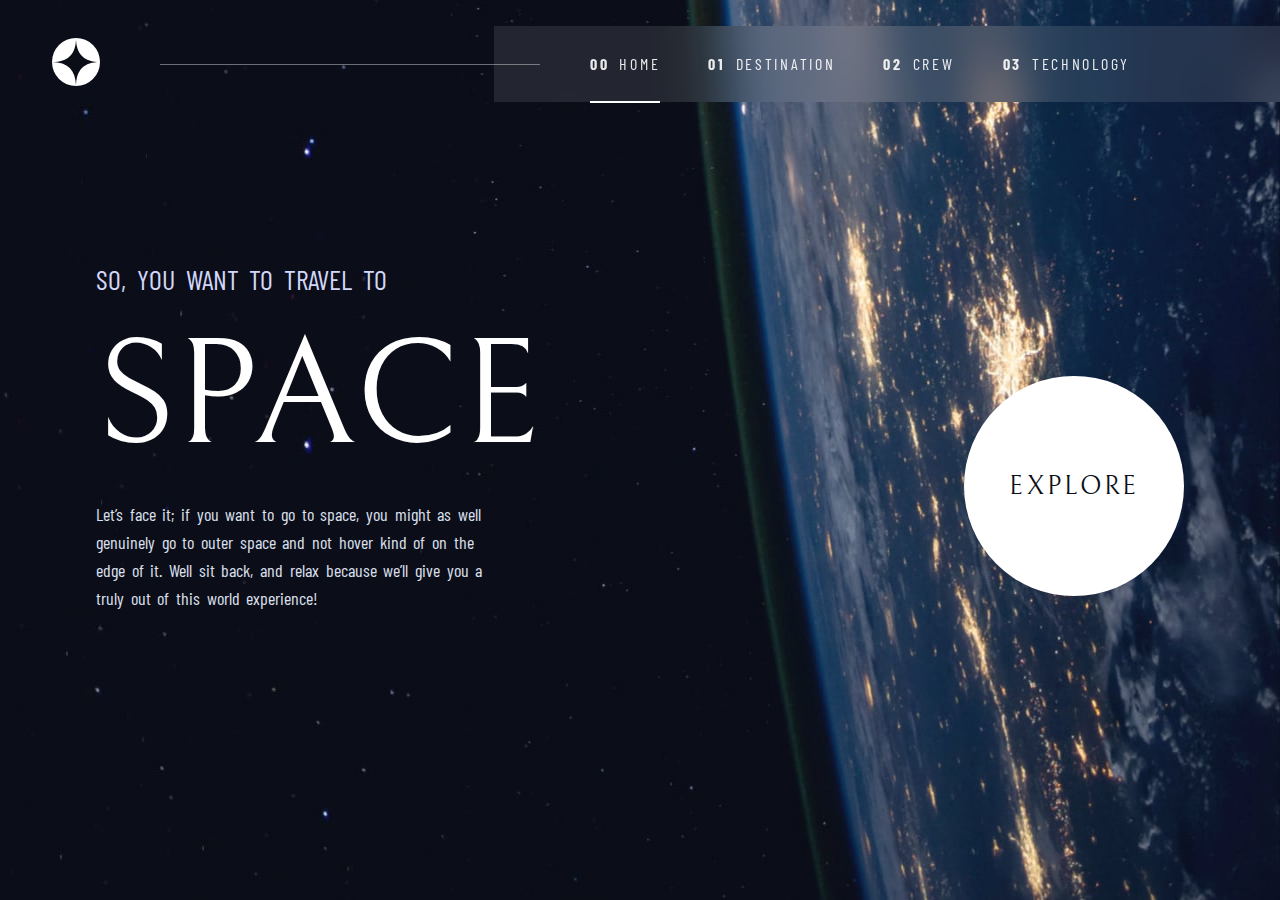
<file: index.html>
<!DOCTYPE html>
<html lang="en">
  <head>
    <meta charset="UTF-8" />
    <meta name="viewport" content="width=device-width, initial-scale=1.0" />
    <link rel="preconnect" href="https://fonts.googleapis.com" />
    <link rel="preconnect" href="https://fonts.gstatic.com" crossorigin />
    <link
      href="https://fonts.googleapis.com/css2?family=Barlow+Condensed:wght@400;700&family=Bellefair&display=swap"
      rel="stylesheet"
    />
    <link rel="stylesheet" href="./starter-code/index.css" />
    <link rel="stylesheet" href="./starter-code/navigation.css" />
    <script src="./starter-code/nav.js" defer></script>
    <title>Frontend Mentor | Space tourism website</title>
  </head>
  <body>
    <div class="container">
      <header>
        <div class="brand-logo">
          <img src="./starter-code/assets/shared/logo.svg" alt="" />
        </div>

        <div class="nav-line"></div>

        <nav class="primary-nav" data-visible="false">
          <ul>
            <li>
              <a href="#" class="active-page"><span>00</span>Home</a>
            </li>
            <li>
              <a href="./starter-code/destination.html"
                ><span>01</span>Destination</a
              >
            </li>
            <li>
              <a href="./starter-code/crew.html"><span>02</span>Crew</a>
            </li>
            <li>
              <a href="./starter-code/technology.html"
                ><span>03</span>Technology</a
              >
            </li>
          </ul>
        </nav>

        <div class="hamburger">
          <img src="./starter-code/assets/shared/icon-hamburger.svg" alt="" />
        </div>
      </header>

      <section id="explore">
        <div class="explore-text">
          <p>So, you want to travel to</p>
          <p>Space</p>
          <p>
            Let’s face it; if you want to go to space, you might as well
            genuinely go to outer space and not hover kind of on the edge of it.
            Well sit back, and relax because we’ll give you a truly out of this
            world experience!
          </p>
        </div>
        <div class="explore-button">
          <a href="./starter-code/destination.html">Explore</a>
        </div>
      </section>
    </div>
  </body>
</html>
</file>
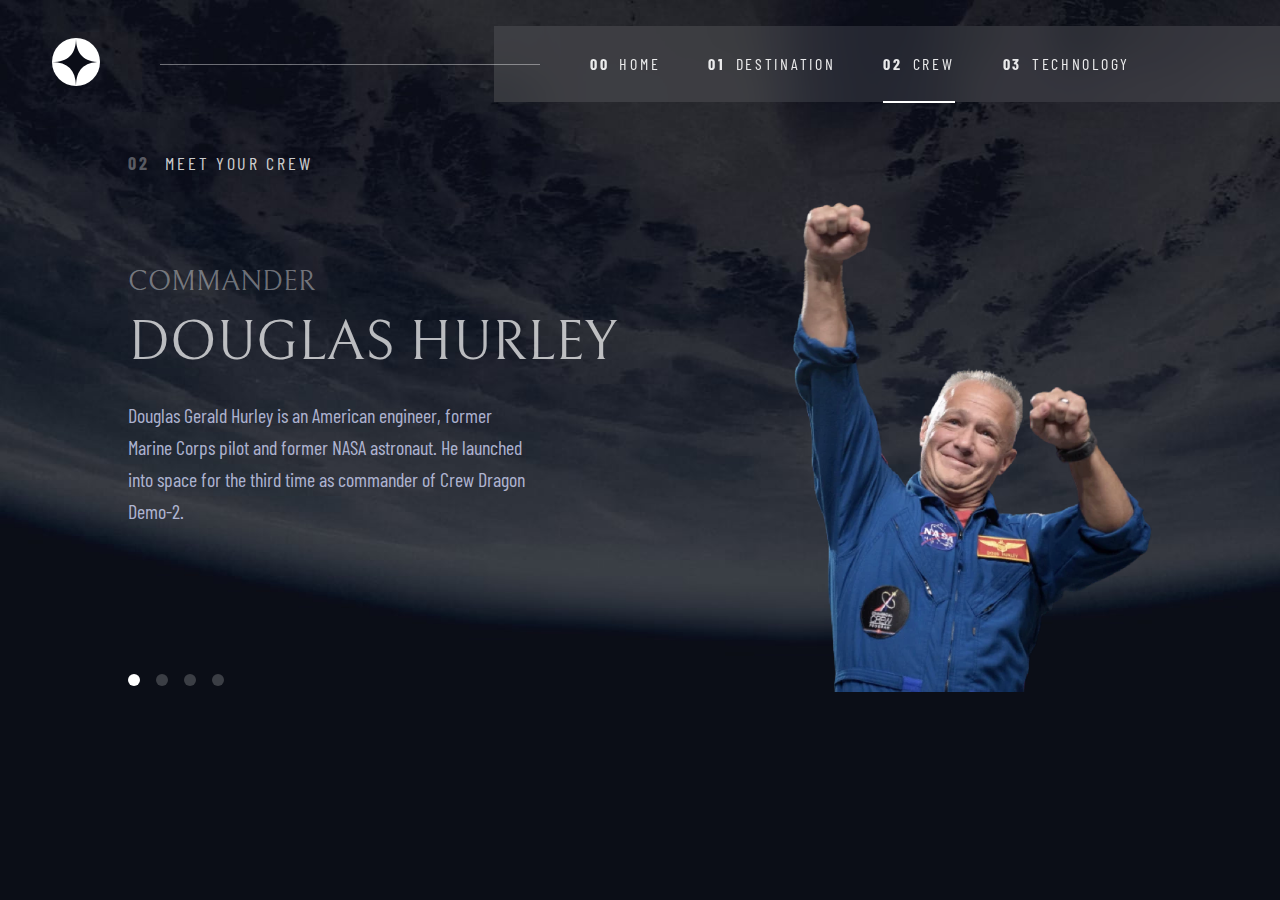
<file: starter-code/crew.html>
<!DOCTYPE html>
<html lang="en">
  <head>
    <meta charset="UTF-8" />
    <meta name="viewport" content="width=device-width, initial-scale=1.0" />
    <link rel="preconnect" href="https://fonts.googleapis.com" />
    <link rel="preconnect" href="https://fonts.gstatic.com" crossorigin />
    <link
      href="https://fonts.googleapis.com/css2?family=Barlow+Condensed:wght@400;700&family=Bellefair&display=swap"
      rel="stylesheet"
    />
    <link rel="stylesheet" href="crew.css" />
    <link rel="stylesheet" href="navigation.css" />
    <script src="nav.js" defer></script>
    <script src="crew.js" defer></script>
    <title>Frontend Mentor | Space tourism website</title>
  </head>
  <body>
    <div class="container">
      <header>
        <div class="brand-logo">
          <img src="assets/shared/logo.svg" alt="" />
        </div>

        <div class="nav-line"></div>

        <nav class="primary-nav" data-visible="false">
          <ul>
            <li>
              <a href="../index.html"><span>00</span>Home</a>
            </li>
            <li>
              <a href="destination.html"><span>01</span>Destination</a>
            </li>
            <li>
              <a href="#" class="active-page"><span>02</span>Crew</a>
            </li>
            <li>
              <a href="technology.html"><span>03</span>Technology</a>
            </li>
          </ul>
        </nav>

        <div class="hamburger">
          <img src="assets/shared/icon-hamburger.svg" alt="" />
        </div>
      </header>

      <section id="crew">
        <h1><span>02</span>meet your crew</h1>
      </section>
    </div>
  </body>
</html>
</file>
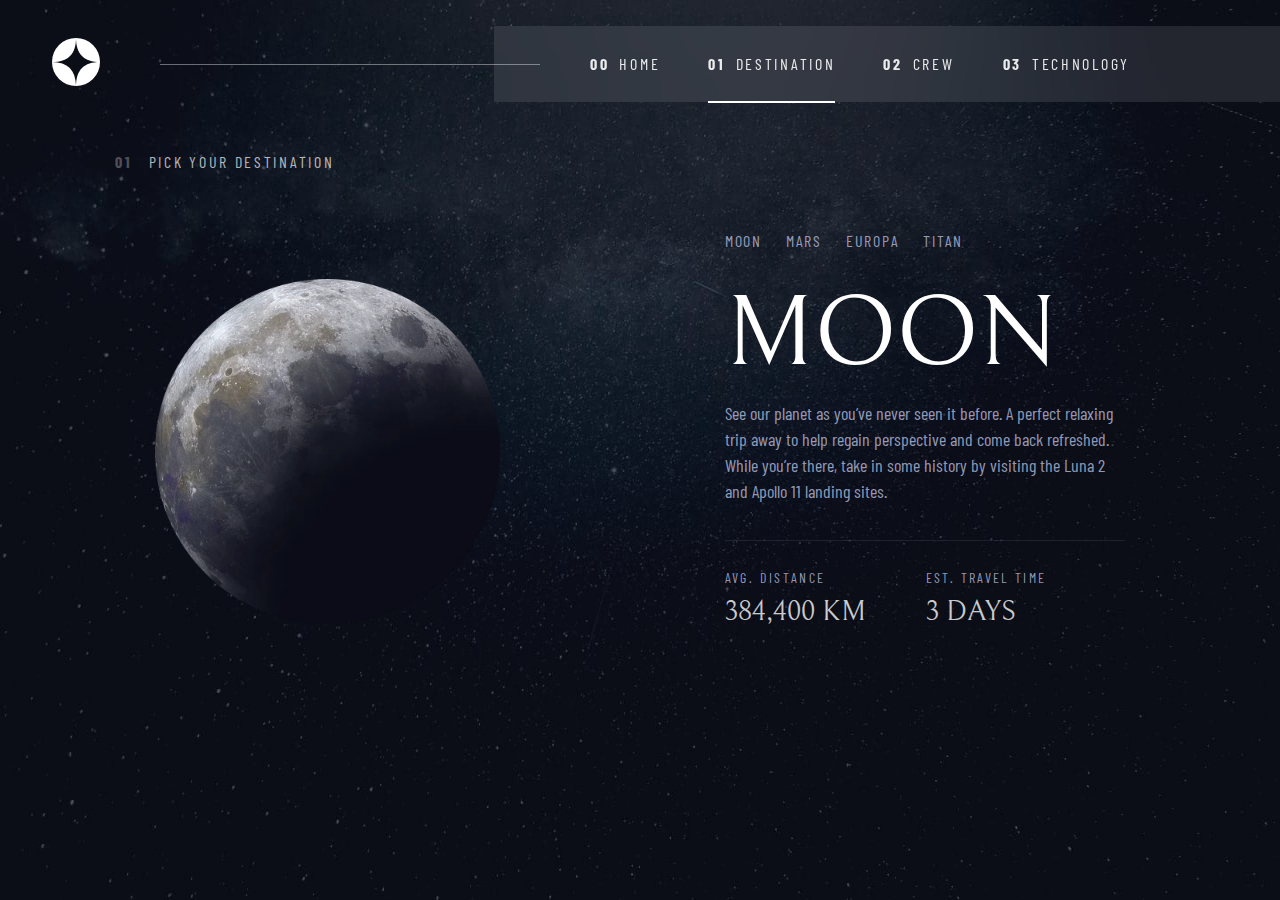
<file: starter-code/destination.html>
<!DOCTYPE html>
<html lang="en">
  <head>
    <meta charset="UTF-8" />
    <meta name="viewport" content="width=device-width, initial-scale=1.0" />
    <link rel="preconnect" href="https://fonts.googleapis.com" />
    <link rel="preconnect" href="https://fonts.gstatic.com" crossorigin />
    <link
      href="https://fonts.googleapis.com/css2?family=Barlow+Condensed:wght@400;700&family=Bellefair&display=swap"
      rel="stylesheet"
    />
    <link rel="stylesheet" href="destination.css" />
    <link rel="stylesheet" href="navigation.css" />
    <script src="nav.js" defer></script>
    <script src="destination.js" defer></script>
    <title>Frontend Mentor | Space tourism website</title>
  </head>
  <body>
    <div class="container">
      <header>
        <div class="brand-logo">
          <img src="assets/shared/logo.svg" alt="" />
        </div>

        <div class="nav-line"></div>

        <nav class="primary-nav" data-visible="false">
          <ul>
            <li>
              <a href="../index.html"><span>00</span>Home</a>
            </li>
            <li>
              <a href="#" class="active-page"><span>01</span>Destination</a>
            </li>
            <li>
              <a href="crew.html"><span>02</span>Crew</a>
            </li>
            <li>
              <a href="technology.html"><span>03</span>Technology</a>
            </li>
          </ul>
        </nav>

        <div class="hamburger">
          <img src="assets/shared/icon-hamburger.svg" alt="" />
        </div>
      </header>

      <section id="destination">
        <h1><span>01</span>Pick your destination</h1>
      </section>
    </div>
  </body>
</html>
</file>
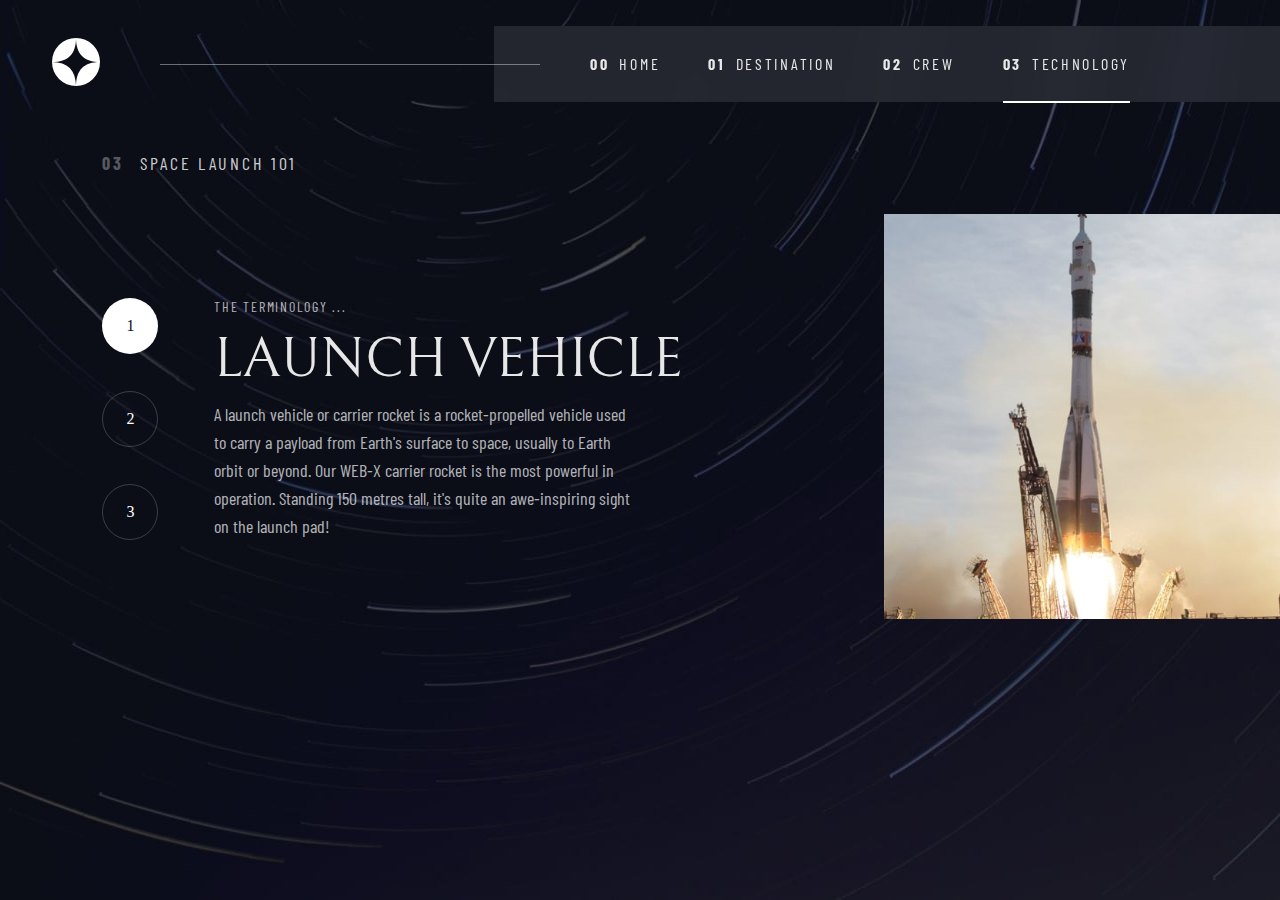
<file: starter-code/technology.html>
<!DOCTYPE html>
<html lang="en">
  <head>
    <meta charset="UTF-8" />
    <meta name="viewport" content="width=device-width, initial-scale=1.0" />
    <link rel="preconnect" href="https://fonts.googleapis.com" />
    <link rel="preconnect" href="https://fonts.gstatic.com" crossorigin />
    <link
      href="https://fonts.googleapis.com/css2?family=Barlow+Condensed:wght@400;700&family=Bellefair&display=swap"
      rel="stylesheet"
    />
    <link rel="stylesheet" href="technology.css" />
    <link rel="stylesheet" href="navigation.css" />
    <script src="nav.js" defer></script>
    <script src="technology.js" defer></script>
    <title>Frontend Mentor | Space tourism website</title>
  </head>
  <body>
    <div class="container">
      <header>
        <div class="brand-logo">
          <img src="assets/shared/logo.svg" alt="" />
        </div>

        <div class="nav-line"></div>

        <nav class="primary-nav" data-visible="false">
          <ul>
            <li>
              <a href="../index.html"><span>00</span>Home</a>
            </li>
            <li>
              <a href="destination.html"><span>01</span>Destination</a>
            </li>
            <li>
              <a href="crew.html"><span>02</span>Crew</a>
            </li>
            <li>
              <a href="#" class="active-page"><span>03</span>Technology</a>
            </li>
          </ul>
        </nav>

        <div class="hamburger">
          <img src="assets/shared/icon-hamburger.svg" alt="" />
        </div>
      </header>

      <section id="technology">
        <h1><span>03</span>space launch 101</h1>
      </section>
    </div>
  </body>
</html>
</file>
<file: starter-code/index.css>
@import url("https://fonts.googleapis.com/css2?family=Barlow+Condensed&family=Bellefair&display=swap");

* {
  margin: 0;
  padding: 0;
  box-sizing: border-box;
}

li {
  list-style-type: none;
}

a {
  text-decoration: none;
}

.container {
  min-height: 100vh;
  background-image: url(assets/home/background-home-mobile.jpg);
  background-repeat: no-repeat;
  background-size: 100vw 100%;
}

/* EXPLORE SECTION */
section#explore {
  margin-block-start: 40px;
  padding-inline: 30px;
  display: flex;
  flex-direction: column;
  gap: 72px;
}

#explore .explore-text p {
  text-align: center;
}

#explore .explore-text p:nth-child(1) {
  text-transform: uppercase;
  font-size: 28px;
  word-spacing: 4.75px;
  font-family: "Barlow Condensed", sans-serif;
  color: hsl(231, 77%, 90%);
}

#explore .explore-text p:nth-child(2) {
  text-transform: uppercase;
  font-family: "Bellefair", serif;
  font-size: 100px;
  margin-block: 20px;
  color: hsl(0, 0%, 100%);
}

#explore .explore-text p:nth-child(3) {
  font-family: "Barlow Condensed", sans-serif;
  word-spacing: 2.7px;
  font-size: 18px;
  color: hsl(230, 35%, 90%);
  line-height: 28px;
}

#explore .explore-button a {
  display: flex;
  align-items: center;
  justify-content: center;
  margin-inline: auto;
  width: 160px;
  aspect-ratio: 1;
  border-radius: 50%;
  font-size: 26px;
  font-family: "Bellefair", serif;
  text-transform: uppercase;
  color: hsl(230, 35%, 7%);
  background-color: hsl(0, 0%, 100%);
}

/* SECTION MEDIA QUERY */
/* SECTION MEDIA QUERY */
@media (min-width: 648px) {
  .container {
    background-image: url(assets/home/background-home-tablet.jpg);
  }

  section#explore {
    padding-inline: 0px;
    width: 65%;
    max-width: 600px;
    margin-inline: auto;
    margin-block-start: 70px;
  }

  #explore .explore-text p:nth-child(2) {
    font-size: 150px;
    margin-block: 0px;
  }
}

@media (min-width: 1100px) {
  .container {
    background-image: url(assets/home/background-home-desktop.jpg);
    background-size: 100vw 100%;
  }

  section#explore {
    width: 85%;
    max-width: 1150px;
    flex-direction: row;
    gap: initial;
    align-items: flex-end;
    justify-content: space-between;
    margin-block-start: 160px;
  }

  .explore-text {
    max-width: 400px;
  }

  #explore .explore-text p {
    text-align: left;
  }

  #explore .explore-text p:nth-child(2) {
    margin-block: 16px;
  }

  #explore .explore-button {
    padding-bottom: 16px;
  }

  #explore .explore-button a {
    width: 220px;
    letter-spacing: 2.7px;
  }
}
</file>
<file: starter-code/navigation.css>
@import url("https://fonts.googleapis.com/css2?family=Barlow+Condensed:wght@400;700&family=Bellefair&display=swap");

* {
  margin: 0;
  padding: 0;
  box-sizing: border-box;
}

li {
  list-style-type: none;
}

a {
  text-decoration: none;
}

/* HEADER SECTION*/
header {
  padding-block-start: 24px;
  padding-inline: 30px;
  display: flex;
  align-items: center;
  justify-content: space-between;
}

/* js for mobile navigation */
nav {
  /* display: none; */
  transform: translateX(100%);
  position: fixed;
  inset: 0 0 0 28%;
  padding-inline: 40px 0px;
  background-color: hsla(0, 0%, 100%, 0.1);
  backdrop-filter: blur(1.5rem);
  transition: transform 300ms ease-in;
  z-index: 999;
}

nav[data-visible="true"] {
  /* display: block; */
  transform: translateX(0%);
}

nav ul {
  display: flex;
  flex-direction: column;
  padding-block-start: 120px;
  gap: 26px;
}

nav ul li a {
  padding-block: 6px;
  display: inline-block;
  width: 100%;
  color: hsla(0, 0%, 100%, 0.9);
  font-family: "Barlow Condensed", sans-serif;
  text-transform: uppercase;
  letter-spacing: 2.7px;
}

nav ul li a span {
  margin-right: 10px;
  font-weight: bold;
}

.hamburger {
  z-index: 1000;
  position: absolute;
  top: 40px;
  right: 30px;
  cursor: pointer;
}

nav ul li a:hover {
  border-inline-end: 4px solid hsla(0, 0%, 100%, 0.7);
}

.active-page {
  border-inline-end: 4px solid hsl(0, 0%, 100%);
}

.active-page:hover {
  border-inline-end: 4px solid hsl(0, 0%, 100%);
}

/* SECTION MEDIA QUERY */
@media (min-width: 648px) {
  header {
    padding-inline-end: 0px;
    padding-block: 0px;
  }

  .hamburger {
    display: none;
  }

  nav {
    display: block;
    position: initial;
    inset: initial;
    padding-inline: 28px 40px;
    /* backdrop-filter: initial; */
    transform: initial;
    transition: initial;
  }

  nav ul {
    flex-direction: row;
    gap: 32px;
    padding-block: 28px;
  }

  nav ul li a {
    padding-block: initial;
    display: initial;
    padding-block-end: 28px;
  }

  nav ul li a span {
    display: none;
  }

  nav ul li a:hover {
    border-inline-end: initial;
    border-bottom: 2px solid hsla(0, 0%, 100%, 0.7);
  }

  .active-page {
    border: initial;
    border-bottom: 2px solid hsl(0, 0%, 100%);
  }

  .active-page:hover {
    border: initial;
    border-bottom: 2px solid hsl(0, 0%, 100%);
  }
}

@media (min-width: 1100px) {
  header {
    padding-inline-start: 52px;
    padding-block-start: 26px;
    position: relative;
  }

  header .nav-line {
    width: calc(100% - 900px);
    height: 1px;
    position: absolute;
    left: 160px;
    background-color: hsl(0, 0%, 100%);
    opacity: 0.4;
    z-index: 1000;
  }

  nav {
    padding-inline: 96px 150px;
  }

  nav ul {
    gap: 48px;
  }

  nav ul li a {
    letter-spacing: 2.7px;
  }

  nav ul li a span {
    display: inline;
  }
}
</file>
<file: starter-code/crew.css>
@import url("https://fonts.googleapis.com/css2?family=Barlow+Condensed:wght@400;700&family=Bellefair&display=swap");

* {
  margin: 0;
  padding: 0;
  box-sizing: border-box;
}

li {
  list-style-type: none;
}

a {
  text-decoration: none;
}

.container {
  min-height: 100vh;
  background-image: url(assets/crew/background-crew-mobile.jpg);
  background-repeat: no-repeat;
  background-size: 100vw 100%;
}

#crew {
  margin-top: 16px;
  padding-inline: 40px;
}

#crew h1,
#crew h2,
#crew h3,
#crew p {
  text-align: center;
}

#crew h1 {
  text-transform: uppercase;
  color: hsla(0, 0%, 100%, 0.8);
  font-size: 18px;
  font-family: "Barlow condensed", sans-serif;
  font-weight: 400;
  letter-spacing: 2.7px;
}

#crew h1 span {
  margin-right: 16px;
  opacity: 0.4;
  font-weight: bold;
}

#crew .crew-profile {
  display: flex;
  flex-direction: column;
  margin-block-start: 28px;
}

#crew .crew-image {
  margin-inline: auto;
}

#crew .crew-image img {
  width: 160px;
  height: 100%;
}

#crew .profile-secondary {
  display: flex;
  flex-direction: column;
  border-top: 1px solid hsla(0, 0%, 100%, 0.1);
  padding-top: 20px;
}

#crew .profile-secondary .crew-slider-button {
  margin-inline: auto;
}

#crew .profile-secondary .crew-slider-button span {
  cursor: pointer;
  display: inline-block;
  height: 10px;
  aspect-ratio: 1;
  background-color: hsl(0, 0%, 100%);
  opacity: 0.2;
  border-radius: 8px;
  margin-inline: 6px;
}

#crew .profile-secondary .crew-slider-button span:hover {
  opacity: 0.6;
}

#crew .crew-description {
  margin-block-start: 20px;
}

#crew .crew-description h2 {
  text-transform: uppercase;
  font-family: "Bellefair", serif;
  font-weight: normal;
  font-size: 18px;
  color: hsla(0, 0%, 100%, 0.4);
}

#crew .crew-description h3 {
  text-transform: uppercase;
  margin-block: 8px 20px;
  color: hsla(0, 0%, 100%, 0.7);
  font-weight: normal;
  font-family: "Bellefair", serif;
  font-size: 28px;
}

#crew .crew-description p {
  font-family: "Barlow Condensed", sans-serif;
  font-size: 18px;
  color: hsla(231, 77%, 90%, 0.8);
  max-width: 500px;
  margin-inline: auto;
}

#crew .profile-primary.crew-image {
  height: 240px;
}

#crew .profile-secondary .crew-slider-button .active-slide {
  opacity: 1;
}

#crew .profile-secondary .crew-slider-button .active-slide:hover {
  opacity: 1;
}

/* SECTION MEDIA QUERY */
@media (min-width: 648px) {
  .container {
    background-image: url(assets/crew/background-crew-tablet.jpg);
  }

  #crew {
    margin-top: 40px;
  }

  #crew h1 {
    text-align: initial;
  }

  #crew .crew-image {
    order: 1;
  }

  #crew .crew-image img {
    width: 300px;
  }

  #crew .profile-secondary {
    border-top: none;
    padding-top: 0px;
  }

  #crew .profile-secondary .crew-slider-button {
    order: 1;
    margin-block: 22px;
  }

  #crew .crew-description {
    margin-block-start: 16px;
  }

  #crew .crew-description p {
    line-height: 28px;
  }

  #crew .profile-primary.crew-image {
    height: auto;
  }

  #crew .profile-secondary {
    height: 272px;
    justify-content: space-between;
  }
}

@media (min-width: 1100px) {
  .container {
    background-image: url(assets/crew/background-crew-desktop.jpg);
  }

  #crew h1,
  #crew h2,
  #crew h3,
  #crew p {
    text-align: initial;
  }

  #crew {
    padding-inline: 0;
    width: 80%;
    margin-inline: auto;
    margin-top: 50px;
  }

  #crew .crew-profile {
    flex-direction: row;
    align-items: center;
    justify-content: space-between;
  }

  #crew .crew-image {
    margin-inline: 0px;
  }

  #crew .crew-image img {
    width: 360px;
    /* height: 500px; */
  }

  #crew .crew-description h2 {
    font-size: 28px;
  }

  #crew .crew-description h3 {
    font-size: 56px;
    margin-block: 12px 24px;
  }

  #crew .crew-description p {
    font-size: 20px;
    max-width: 400px;
    margin-inline: 0;
    line-height: 32px;
  }

  #crew .profile-secondary .crew-slider-button {
    margin-block: 76px 0px;
    margin-inline: 0;
  }

  #crew .profile-secondary .crew-slider-button span {
    height: 12px;
    border-radius: 50%;
    margin-inline: 0px 16px;
  }

  #crew .profile-secondary {
    height: 440px;
    justify-content: space-between;
  }

  #crew .profile-primary.crew-image {
    height: 536px;
  }

  #crew .profile-primary.crew-image img {
    height: auto;
  }
}
</file>
<file: starter-code/destination.css>
@import url("https://fonts.googleapis.com/css2?family=Barlow+Condensed:wght@400;700&family=Bellefair&display=swap");

* {
  margin: 0;
  padding: 0;
  box-sizing: border-box;
}

li {
  list-style-type: none;
}

a {
  text-decoration: none;
}

.container {
  min-height: 100vh;
  background-image: url(assets/destination/background-destination-mobile.jpg);
  background-repeat: no-repeat;
  background-size: 100vw 100%;
}

#destination {
  margin-top: 16px;
  padding-inline: 40px;
}

#destination h1,
#destination h2,
#destination h3,
#destination h4,
#destination p {
  text-align: center;
}

#destination h1 {
  text-transform: uppercase;
  color: hsla(0, 0%, 100%, 0.7);
  font-size: 16px;
  font-family: "Barlow condensed", sans-serif;
  font-weight: 400;
  letter-spacing: 2.7px;
}

#destination h1 span {
  margin-right: 16px;
  opacity: 0.4;
  font-weight: bold;
}

#destination .destination-wrapper {
  display: flex;
  flex-direction: column;
  margin-block-start: 28px;
}

#destination .destination-image {
  margin-inline: auto;
}

#destination .destination-image img {
  width: 150px;
  /* height: 100%; */
}

#destination .destination-secondary {
  display: flex;
  flex-direction: column;
  margin-block-start: 20px;
}

#destination .destination-secondary .destination-slider-button {
  margin-inline: auto;
}

#destination .destination-secondary .destination-slider-button span {
  display: inline-block;
  margin-inline: 12px;
  letter-spacing: 1.75px;
  color: hsla(231, 77%, 90%, 0.7);
  text-transform: uppercase;
  font-family: "Barlow Condensed", seriff;
  cursor: pointer;
  height: 30px;
}

#destination .destination-secondary .destination-slider-button span:hover {
  border-bottom: 2px solid hsla(0, 0%, 100%, 0.7);
}

#destination .destination-description {
  margin-block-start: 18px;
}

#destination .destination-description h2 {
  text-transform: uppercase;
  font-family: "Bellefair", serif;
  font-weight: normal;
  font-size: 56px;
  color: hsl(0, 0%, 100%);
}

#destination .destination-description p {
  font-family: "Barlow Condensed", sans-serif;
  font-size: 18px;
  color: hsla(231, 77%, 90%, 0.7);
  max-width: 500px;
  margin-inline: auto;
  padding-bottom: 28px;
  border-bottom: 1px solid hsla(231, 77%, 90%, 0.2);
  line-height: 26px;
}

#destination .destination-stat {
  margin-block-start: 28px;
  display: flex;
  flex-direction: column;
  gap: 26px;
  padding-bottom: 40px;
}

#destination .destination-stat h3,
#destination .destination-stat h4 {
  color: hsl(231, 77%, 90%, 0.7);
  text-transform: uppercase;
  font-family: "Barlow Condensed", sans-seriff;
  font-weight: normal;
  font-size: 14px;
  letter-spacing: 2.35px;
  margin-bottom: 10px;
}

#destination .destination-stat p {
  color: hsla(0, 0%, 100%, 0.8);
  font-size: 28px;
  font-family: "Bellefair", serif;
  text-transform: uppercase;
}

/* SECTION MEDIA QUERY */
@media (min-width: 648px) {
  .container {
    background-image: url(assets/destination/background-destination-tablet.jpg);
  }

  #destination {
    margin-top: 24px;
  }

  #destination .destination-wrapper {
    margin-block-start: 48px;
  }

  #destination h1 {
    text-align: initial;
  }

  #destination .destination-image img {
    width: 240px;
  }

  #destination .destination-secondary {
    margin-block-start: 36px;
  }

  #destination .destination-description p {
    padding-bottom: 36px;
    border-bottom: 1px solid hsla(231, 77%, 90%, 0.1);
    line-height: 26px;
  }

  #destination .destination-stat {
    flex-direction: row;
    justify-content: center;
    gap: 60px;
    padding-bottom: 40px;
  }
}

@media (min-width: 1100px) {
  .container {
    background-image: url(assets/destination/background-destination-desktop.jpg);
  }

  #destination h1,
  #destination h2,
  #destination h3,
  #destination h4,
  #destination p {
    text-align: initial;
  }

  #destination {
    padding-inline: 0;
    width: 82%;
    margin-inline: auto;
    margin-top: 50px;
  }

  #destination .destination-wrapper {
    flex-direction: row;
    align-items: flex-end;
    justify-content: space-between;
    margin-block-start: 60px;
    padding-block-end: 40px;
    padding-inline: 40px;
  }

  #destination .destination-image {
    margin-inline: 0px;
  }

  #destination .destination-image img {
    width: 345px;
  }

  #destination .destination-secondary {
    margin-block-start: 0px;
  }

  #destination .destination-secondary .destination-slider-button {
    margin-inline: 0px;
  }

  #destination .destination-secondary .destination-slider-button span {
    margin-inline: 0px 24px;
  }

  #destination .destination-description {
    margin-block-start: 16px;
  }

  #destination .destination-description h2 {
    font-size: 100px;
  }

  #destination .destination-description p {
    max-width: 400px;
    margin-top: 8px;
  }

  #destination .destination-stat {
    justify-content: initial;
    gap: 60px;
    padding-bottom: 0px;
  }
}
</file>
<file: starter-code/technology.css>
@import url("https://fonts.googleapis.com/css2?family=Barlow+Condensed:wght@400;700&family=Bellefair&display=swap");

* {
  margin: 0;
  padding: 0;
  box-sizing: border-box;
}

li {
  list-style-type: none;
}

a {
  text-decoration: none;
}

.container {
  min-height: 100vh;
  background-image: url(assets/technology/background-technology-mobile.jpg);
  background-repeat: no-repeat;
  background-size: 100vw 100%;
}

.image-potrait {
  display: none;
}

#technology {
  margin-block-start: 20px;
}

#technology h1,
#technology h2,
#technology h3,
#technology p {
  text-align: center;
}

#technology h1 {
  text-transform: uppercase;
  color: hsla(0, 0%, 100%, 0.8);
  font-size: 18px;
  font-family: "Barlow condensed", sans-serif;
  font-weight: 400;
  letter-spacing: 2.7px;
}

#technology h1 span {
  margin-right: 16px;
  opacity: 0.4;
  font-weight: bold;
}

#technology .technology-specs {
  display: flex;
  flex-direction: column;
  margin-block-start: 32px;
}

#technology .technology-image .image-landscape {
  width: 100%;
}

#technology .specs-secondary {
  display: flex;
  flex-direction: column;
  padding-top: 32px;
  padding-bottom: 40px;
}

#technology .specs-secondary .technology-slider-button {
  margin-inline: auto;
}

#technology .specs-secondary .technology-slider-button span {
  display: inline-flex;
  align-items: center;
  justify-content: center;
  width: 45px;
  aspect-ratio: 1;
  color: hsl(0, 0%, 100%);
  border-radius: 50%;
  border: 1px solid hsla(0, 0%, 100%, 0.2);
  margin-inline: 8px;
  cursor: pointer;
}

#technology .specs-secondary .technology-slider-button span:hover {
  border: 1px solid hsl(0, 0%, 100%);
}

#technology .technology-description {
  margin-block-start: 28px;
}

#technology .technology-description h2 {
  text-transform: uppercase;
  font-family: "Barlow Condensed", sans-serif;
  font-weight: normal;
  font-size: 18px;
  letter-spacing: 1.75px;
  color: hsla(0, 0%, 100%, 0.7);
}

#technology .technology-description h3 {
  text-transform: uppercase;
  margin-block: 12px 20px;
  color: hsla(0, 0%, 100%, 0.9);
  font-weight: normal;
  font-family: "Bellefair", serif;
  font-size: 28px;
}

#technology .technology-description p {
  font-family: "Barlow Condensed", sans-serif;
  font-size: 18px;
  line-height: 28px;
  color: hsla(230, 35%, 100%, 0.7);
  width: 90%;
  max-width: 500px;
  margin-inline: auto;
}

#technology .specs-secondary .technology-slider-button .active-slide {
  background-color: hsl(0, 0%, 100%);
  color: hsl(230, 35%, 7%);
}

#technology .specs-secondary .technology-slider-button .active-slide:hover {
  background-color: hsl(0, 0%, 100%);
  color: hsl(230, 35%, 7%);
}

/* SECTION MEDIA QUERY */
@media (min-width: 648px) {
  .container {
    background-image: url(assets/technology/background-technology-tablet.jpg);
  }

  #technology {
    margin-block-start: 32px;
  }

  #technology h1 {
    text-align: initial;
    padding-inline-start: 30px;
  }

  #technology .technology-specs {
    margin-block-start: 40px;
  }

  #technology .technology-image {
    overflow-x: hidden;
  }

  #technology .technology-image .image-landscape {
    width: 101%;
  }

  #technology .specs-secondary .technology-slider-button span {
    width: 48px;
  }
  #technology .technology-description h2 {
    font-size: 14px;
  }

  #technology .technology-description h3 {
    font-size: 32px;
  }
}

@media (min-width: 1100px) {
  .container {
    background-image: url(assets/technology/background-technology-desktop.jpg);
  }

  #technology h2,
  #technology h3,
  #technology p {
    text-align: initial;
  }

  .image-landscape {
    display: none;
  }

  #technology .technology-image .image-potrait {
    display: initial;
    width: 396px;
  }

  #technology {
    padding-inline: 0;
    width: 92%;
    margin-inline: auto 0px;
    margin-top: 50px;
  }

  #technology h1 {
    padding-inline-start: 0px;
  }

  #technology .technology-specs {
    flex-direction: row;
    align-items: center;
    justify-content: space-between;
  }

  #technology .technology-image {
    order: 1;
  }

  #technology .specs-secondary {
    flex-direction: row;
    gap: 56px;
    padding-block: 0px;
  }

  #technology .technology-description {
    margin-block-start: 0px;
  }

  #technology .specs-secondary .technology-slider-button {
    display: flex;
    flex-direction: column;
    justify-content: space-between;
  }

  #technology .specs-secondary .technology-slider-button span {
    width: 56px;
    margin-inline: 0px;
  }

  #technology .technology-description h3 {
    font-size: 56px;
    margin-block-end: 8px;
  }

  #technology .technology-description p {
    width: initial;
    max-width: 420px;
    margin-inline: 0px;
  }
}
</file>
